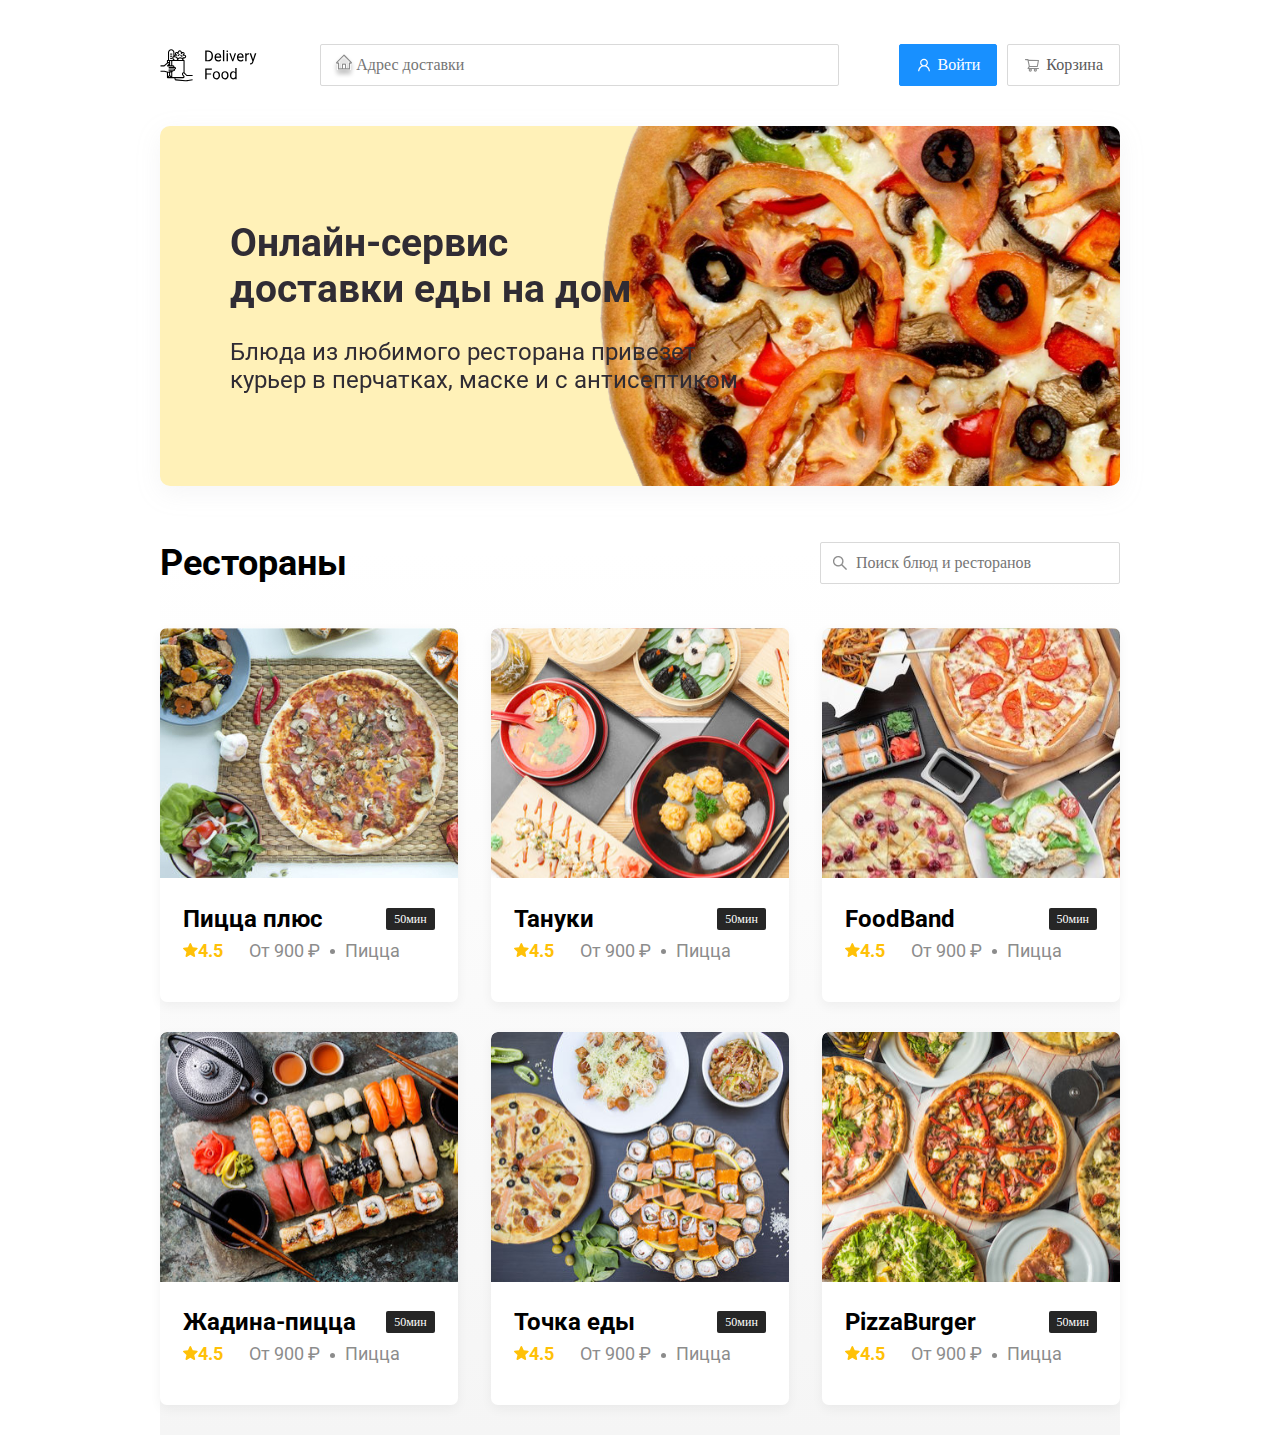
<file: index.html>
<!DOCTYPE html>
<html lang="en">
  <head>
    <link rel="stylesheet" href="style.css" />
    <meta charset="UTF-8" />
    <meta http-equiv="X-UA-Compatible" content="IE=edge" />
    <meta name="viewport" content="width=device-width, initial-scale=1.0" />
    <title>Delivery Food</title>
<link href="https://fonts.googleapis.com/css2?family=Roboto:wght@400;700&display=swap" rel="stylesheet">
<link href="normalize.css" rel="stylesheet">
  </head>
  <body>
    <div class="container">
      <header class="header">
        <img src="images/logo.svg" alt="Logo" class="Logo" />
        <input
          type="text"
          class="input adress-input"
          placeholder="Адрес доставки"
        />
        <div class="buttons">
          <button class="button button-primary">
            <img src="images/user.svg" alt="user" class="button-icon" />
             <span class="button-text">Войти</span>
          </button>
          <button class="button">
           
         <img src="images/shopping-cart.svg"alt="Корзина" class="button-icon"/> 
        <span class="button-text">Корзина
        <span>
          </button>
        </div>
      </header>

      <section class="promo">
        <h1 class="promo-title">Онлайн-сервис <br />доставки еды на дом</h1>
        <p class="promo-text">Блюда из любимого ресторана привезет<br /> курьер в перчатках, маске и с антисептиком</p>
      </section>

      <section class="restaurants">
        <div class="section-heading">
          <h2 class="section-title">Рестораны</h2>
          <input type="text" class="input input-search" placeholder="Поиск блюд и ресторанов">
        </div>
        <div class="cards">
          <!---1--->
          <div class="card">
            <img src="images/image.jpg" alt="image" class="card-image">
            <div class="card-text">
              <div class="card-heading">
                <h3 class="card-title">Пицца плюс</h3>
                <span class="card-tag tag">50мин</span>
              </div>
                  <div class="card-info">
                  <div class="rating"> <img src="images/rating.svg" alt="rating" class="rating-star">4.5</div>
                  <div class="price">От 900 ₽</div>
                  <div class="category">Пицца</div>

                  </div>


            </div>

          </div>
          <!---2--->
          <div class="card">
            <img src="images/image (1).svg" alt="image" class="card-image">
            <div class="card-text">
              <div class="card-heading">
                <h3 class="card-title">Тануки</h3>
                <span class="card-tag tag">50мин</span>
              </div>
              <div class="card-info">
                <div class="rating"> <img src="images/rating.svg" alt="rating" class="rating-star">4.5</div>
                <div class="price">От 900 ₽</div>
                <div class="category">Пицца</div>
          
              </div>
          
          
            </div>
          
          </div>
          <!---3--->
          <div class="card">
            <img src="images/image (2).svg" alt="image" class="card-image">
            <div class="card-text">
              <div class="card-heading">
                <h3 class="card-title">FoodBand</h3>
                <span class="card-tag tag">50мин</span>
              </div>
              <div class="card-info">
                <div class="rating"> <img src="images/rating.svg" alt="rating" class="rating-star">4.5</div>
                <div class="price">От 900 ₽</div>
                <div class="category">Пицца</div>
          
              </div>
          
          
            </div>
          
          </div>
          <!---4--->
          <div class="card">
            <img src="images/image (3).svg" alt="image" class="card-image">
            <div class="card-text">
              <div class="card-heading">
                <h3 class="card-title">Жадина-пицца</h3>
                <span class="card-tag tag">50мин</span>
              </div>
              <div class="card-info">
                <div class="rating"> <img src="images/rating.svg" alt="rating" class="rating-star">4.5</div>
                <div class="price">От 900 ₽</div>
                <div class="category">Пицца</div>
          
              </div>
          
          
            </div>
          
          </div>
          <!---5--->
            <div class="card">
            <img src="images/image (4).svg" alt="image" class="card-image">
            <div class="card-text">
              <div class="card-heading">
                <h3 class="card-title">Точка еды</h3>
                <span class="card-tag tag">50мин</span>
              </div>
                  <div class="card-info">
                  <div class="rating"> <img src="images/rating.svg" alt="rating" class="rating-star">4.5</div>
                  <div class="price">От 900 ₽</div>
                  <div class="category">Пицца</div>

                  </div>


            </div>

          </div>
          <!---6--->
          <div class="card">
            <img src="images/image (5).svg" alt="image" class="card-image">
            <div class="card-text">
              <div class="card-heading">
                <h3 class="card-title">PizzaBurger</h3>
                <span class="card-tag tag">50мин</span>
              </div>
              <div class="card-info">
                <div class="rating"> <img src="images/rating.svg" alt="rating" class="rating-star">4.5</div>
                <div class="price">От 900 ₽</div>
                <div class="category">Пицца</div>
          
              </div>
          
          
            </div>
          
          </div>
          <!---2--->


        </div>
      </section>
    </div>
  </body>
</html>
</file>
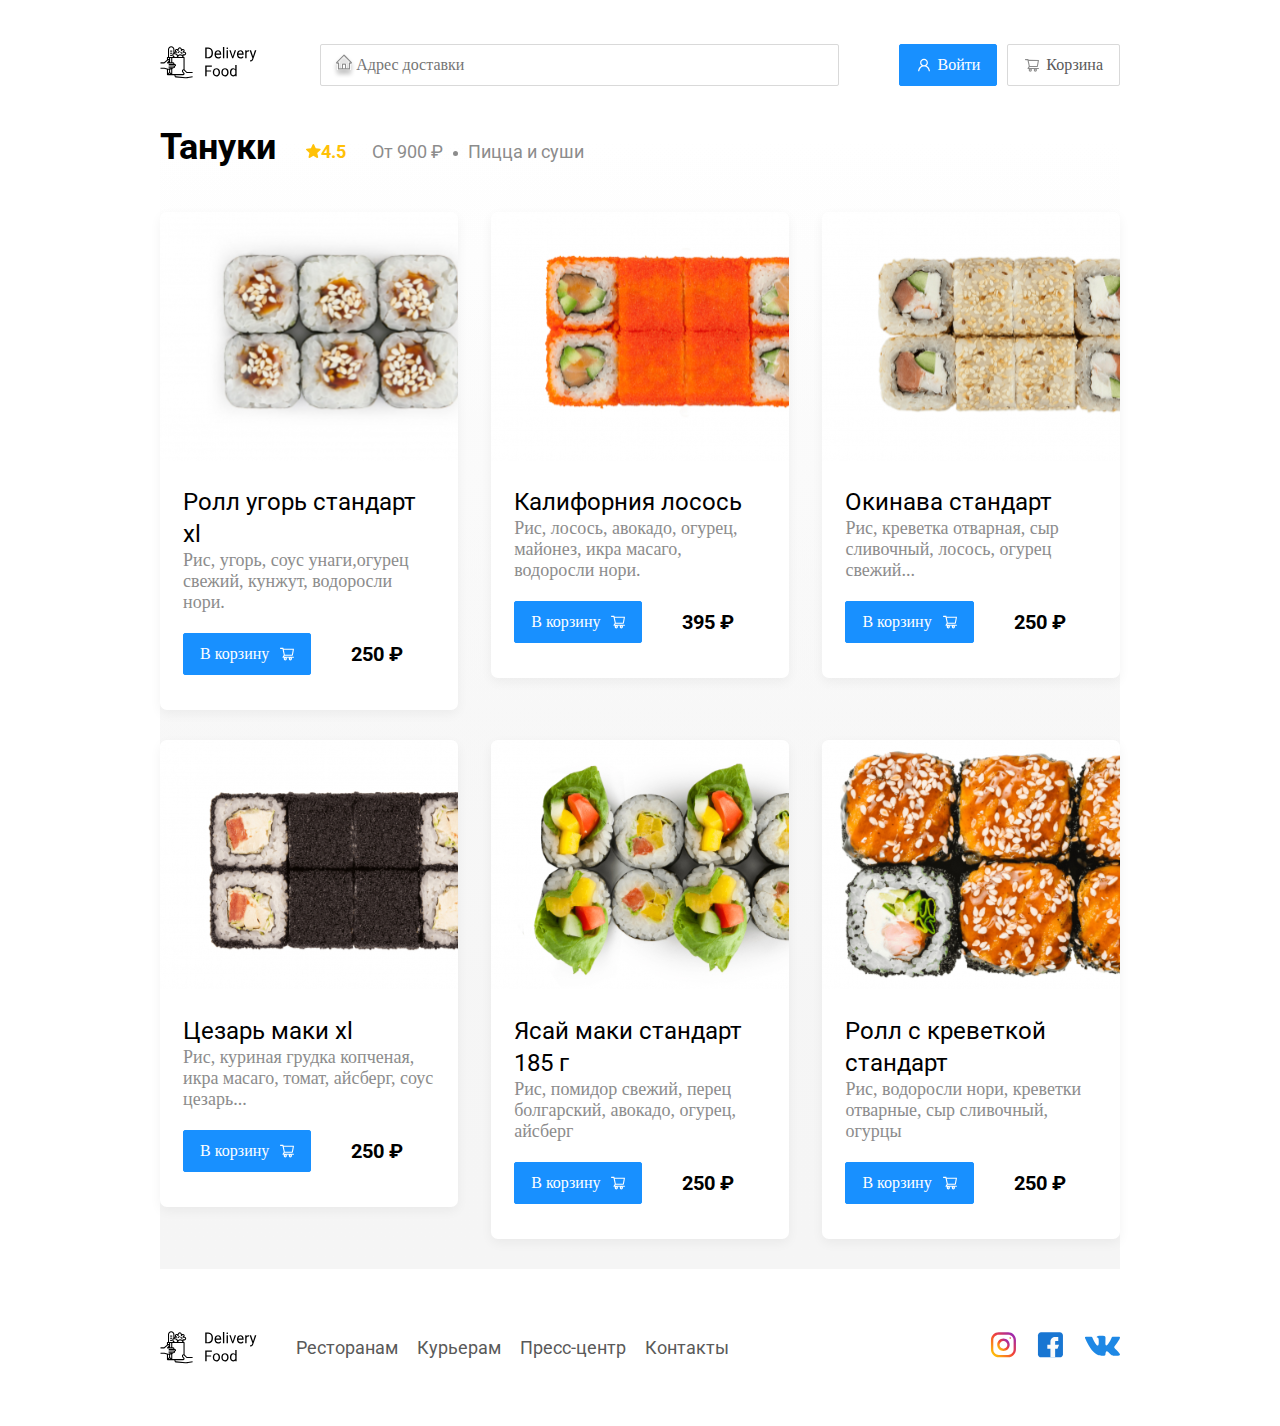
<file: restaurant.html>
<!DOCTYPE html>
<html lang="en">

<head>
  <link rel="stylesheet" href="style.css" />
  <meta charset="UTF-8" />
  <meta http-equiv="X-UA-Compatible" content="IE=edge" />
  <meta name="viewport" content="width=device-width, initial-scale=1.0" />
  <title>Delivery Food</title>
  <link href="https://fonts.googleapis.com/css2?family=Roboto:wght@400;700&display=swap" rel="stylesheet">
  <link href="normalize.css" rel="stylesheet">
</head>

<body>
  <div class="container">
    <header class="header">
  <a href="index.html" class="logo">
    <img src="images/logo.svg" alt="Logo" class="Logo" />
  </a>
      <input type="text" class="input adress-input" placeholder="Адрес доставки" />
      <div class="buttons">
        <button class="button button-primary">
          <img src="images/user.svg" alt="user" class="button-icon" />
          <span class="button-text">Войти</span>
        </button>
        <button class="button">

          <img src="images/shopping-cart.svg" alt="Корзина" class="button-icon" />
          <span class="button-text">Корзина
            <span>
        </button>
      </div>
    </header>
    <main class="main">
      <div class="containner">
        <section class="restaurants">
          <div class="section-heading">
            <h2 class="section-title">Тануки</h2>
            <div class="card-info-p">
              <div class="rating"> <img src="images/rating.svg" alt="rating" class="rating-star">4.5</div>
              <div class="price">От 900 ₽</div>
              <div class="category">Пицца и суши</div>
            
            </div>
          </div>
          <div class="cards">
            <!---1--->
            <div class="card">
              <img src="images/21.svg" alt="image" class="card-image">
              <div class="card-text">
                <div class="card-heading">
                  <h3 class="card-title card-title-reg">Ролл угорь стандарт хl</h3>
                </div>
                <div class="card-info">
                  <div class="ingredients">Рис, угорь, соус унаги,огурец свежий, кунжут, водоросли нори.</div>
            
                </div>
                <div class="card-buttons">
                  <button class="button button-primary">
                    <span class="button-card-text">В корзину</span>
                    <img src="images/shopc.svg" alt="shopping-cart" class="button-card-img">
                  </button>
                  <strong class="card-price-bold">250 ₽</strong>
                </div>
            
              </div>
            
            </div>
            <!---2--->
            <div class="card">
              <img src="images/22.svg" alt="image" class="card-image">
              <div class="card-text">
                <div class="card-heading">
                  <h3 class="card-title card-title-reg">Калифорния лосось</h3>
                </div>
                <div class="card-info">
                  <div class="ingredients">Рис, лосось, авокадо, огурец, майонез, икра масаго, водоросли нори.</div>
              
                </div>
                <div class="card-buttons">
                  <button class="button button-primary">
                    <span class="button-card-text">В корзину</span>
                    <img src="images/shopc.svg" alt="shopping-cart" class="button-card-img">
                  </button>
                  <strong class="card-price-bold">395 ₽</strong>
                </div>
              
              </div>

            </div>
            <!---3--->
            <div class="card">
              <img src="images/23.svg" alt="image" class="card-image">
              <div class="card-text">
                <div class="card-heading">
                  <h3 class="card-title card-title-reg">Окинава стандарт</h3>
                </div>
                <div class="card-info">
                  <div class="ingredients">Рис, креветка отварная, сыр сливочный, лосось, огурец свежий...</div>
              
                </div>
                <div class="card-buttons">
                  <button class="button button-primary">
                    <span class="button-card-text">В корзину</span>
                    <img src="images/shopc.svg" alt="shopping-cart" class="button-card-img">
                  </button>
                  <strong class="card-price-bold">250 ₽</strong>
                </div>
              
              </div>
            </div>
            <!---4--->
            <div class="card">
              <img src="images/24.svg" alt="image" class="card-image">
              <div class="card-text">
                <div class="card-heading">
                  <h3 class="card-title card-title-reg">Цезарь маки хl</h3>
                </div>
                <div class="card-info">
                  <div class="ingredients">Рис, куриная грудка копченая, икра масаго, томат, айсберг, соус цезарь...</div>
              
                </div>
                <div class="card-buttons">
                  <button class="button button-primary">
                    <span class="button-card-text">В корзину</span>
                    <img src="images/shopc.svg" alt="shopping-cart" class="button-card-img">
                  </button>
                  <strong class="card-price-bold">250 ₽</strong>
                </div>
              
              </div>

            </div>
            <!---5--->
            <div class="card">
              <img src="images/25.svg" alt="image" class="card-image">
              <div class="card-text">
                <div class="card-heading">
                  <h3 class="card-title card-title-reg">Ясай маки стандарт 185 г</h3>
                </div>
                <div class="card-info">
                  <div class="ingredients">Рис, помидор свежий, перец болгарский, авокадо, огурец, айсберг</div>
              
                </div>
                <div class="card-buttons">
                  <button class="button button-primary">
                    <span class="button-card-text">В корзину</span>
                    <img src="images/shopc.svg" alt="shopping-cart" class="button-card-img">
                  </button>
                  <strong class="card-price-bold">250 ₽</strong>
                </div>
              
              </div>

            </div>
            <!---6--->
            <div class="card">
              <img src="images/26.svg" alt="image" class="card-image">
              <div class="card-text">
                <div class="card-heading">
                  <h3 class="card-title card-title-reg">Ролл с креветкой стандарт</h3>
                </div>
                <div class="card-info">
                  <div class="ingredients">Рис, водоросли нори, креветки отварные, сыр сливочный, огурцы</div>
              
                </div>
                <div class="card-buttons">
                  <button class="button button-primary">
                    <span class="button-card-text">В корзину</span>
                    <img src="images/shopc.svg" alt="shopping-cart" class="button-card-img">
                  </button>
                  <strong class="card-price-bold">250 ₽</strong>
                </div>
              
              </div>

            </div>

          </div>
        </section>
      </div>
  </div>
  </main>
  <footer class="footer">
    <div class="container">
      <div class="footer-block">
        <img src="images/logo.svg" alt="logo" class="logo foteer-logo">
        <nav class="footer-nav">
          <a href="#" class="footer-link">Ресторанам</a>
          <a href="#" class="footer-link">Курьерам</a>
          <a href="#" class="footer-link">Пресс-центр</a>
          <a href="#" class="footer-link">Контакты</a>
        </nav>
        <div class="social-links">
          <a href="#" class="social-link"><img src="images/inst.svg" alt=""></a>
          <a href="#" class="social-link"><img src="images/fes.svg" alt=""></a>
          <a href="#" class="social-link"><img src="images/vk.svg" alt=""></a>
        </div>
      </div>

    </div>
  </footer>


</body>

</html>
</file>
<file: style.css>
* {
  box-sizing: border-box;
}
.body {
  font-family: "Roboto", sans-serif;
}
.container {
  max-width: 1200px;
  margin: auto;
}
.header {
  display: flex;
  align-items: center;
  justify-content: space-between;
  margin-top: 44px;
  margin-bottom: 40px;
}
.input {
  background: #ffffff;
  border: 1px solid #d9d9d9;
  border-radius: 2px;
  font-size: 16px;
  line-height: 24px;
  padding: 8px;
  padding-left: 35px;
  background-repeat: no-repeat;
  background-position: left 11px center;
}
.adress-input {
  flex: 0.8;
  background-image: url(images/home.svg);
}
.input-search {
  background-image: url(images/search.jpg);
  margin-left: auto;
  width: 300px;
}
.buttons {
  display: flex;
  align-items: center;
}
.button {
  display: flex;
  align-items: center;
  padding: 8px 16px;
  background: #ffffff;
  border: 1px solid #d9d9d9;
  box-sizing: border-box;
  box-shadow: 0px 0px 2px rgba(0, 0, 0, 0.0015);
  border-radius: 2px;
  color: #595959;
  font-size: 16px;
  line-height: 24px;
}
.button-primary {
  background: #1890ff;
  border: 1px solid #1890ff;
  color: #ffffff;
  margin-right: 10px;
}
.button-card-text {
  margin-right: 10px;
}
.button-icon {
  margin-right: 6px;
  vertical-align: middle;
}
.promo-title {
  font-family: Roboto;
  font-style: normal;
  font-weight: bold;
  font-size: 39px;
  line-height: 46px;
  color: #302c34;
}
.promo {
  filter: drop-shadow(0px 7px 12px rgba(158, 158, 163, 0.1));
  background: #fff1b8 url(images/pizza.png) no-repeat top right -450px;
  border-radius: 10px;
  padding: 68px 70px;
  margin-bottom: 56px;
}
.promo-text {
  max-width: 540px;
  font-family: Roboto;
  font-style: normal;
  font-weight: normal;
  font-size: 24px;
  line-height: 28px;
  color: #302c34;
}
.section-heading {
  display: flex;
  align-items: center;
  margin-bottom: 44px;
}
.section-title {
  font-family: Roboto;
  font-style: normal;
  font-weight: bold;
  font-size: 36px;
  line-height: 42px;
  margin: 0;
  color: #000000;
  margin-right: 30px;
}
.card {
  background: #ffffff;
  box-shadow: 0px 4px 12px rgba(0, 0, 0, 0.05);
  border-radius: 7px;
  overflow: hidden;
  margin-bottom: 30px;
  flex-basis: 31%;
  text-decoration: none;
}
.cards {
  display: flex;
  flex-wrap: wrap;
  align-items: flex-start;
  justify-content: space-between;
}
.card-image {
  width: 384px;
  height: 250px;
  object-fit: cover;
}
.card-text {
  padding-top: 20px;
  padding-bottom: 35px;
  padding-left: 23px;
  padding-right: 23px;
}
.card-heading {
  display: flex;
  align-items: center;
  justify-content: space-between;
}
.card-title {
  margin: 0;
  font-family: Roboto;
  font-style: normal;
  font-weight: bold;
  font-size: 24px;
  line-height: 32px;
  color: #000000;
}
.card-title-reg {
  font-weight: 400;
  font-family: Roboto;
}
.ingredients {
  font-size: 18px;
  line-height: 21px;
  color: #8c8c8c;
}
.card-tag {
  font-family: SF Pro Display;
  font-style: normal;
  font-weight: normal;
  font-size: 12px;
  line-height: 20px;
  display: flex;
  align-items: center;
  color: #ffffff;
  background: #262626;
  border-radius: 2px;
  padding: 1px 8px;
}
.card-info {
  display: flex;
  align-items: center;
  flex-wrap: wrap;
}
.card-info-p {
  display: flex;
  align-items: center;
  flex-wrap: wrap;
  margin-bottom: -10px;
}
.card-buttons {
  display: flex;
  align-items: center;
  margin-top: 20px;
}
.card-price-bold {
  font-weight: bold;
  font-size: 20px;
  line-height: 32px;
  margin-left: 30px;
  font-family: Roboto;
}
.rating {
  margin-right: 26px;
  color: #ffc107;
  font-family: Roboto;
  font-style: normal;
  font-weight: bold;
  font-size: 18px;
  line-height: 32px;
}
.price,
.category {
  font-family: Roboto;
  font-style: normal;
  font-weight: normal;
  font-size: 18px;
  line-height: 32px;
  color: #8c8c8c;
}
.price {
  margin-right: 10px;
}
.category {
  text-overflow: ellipsis;
  overflow: hidden;
  white-space: nowrap;
  max-width: 150px;
}
.price::after {
  content: "";
  width: 5px;
  height: 5px;
  background-color: #8c8c8c;
  display: inline-block;
  vertical-align: middle;
  border-radius: 50%;
  margin-left: 10px;
}
.restaurants {
  background: linear-gradient(
    180deg,
    rgba(245, 245, 245, 0) 1.04%,
    #f5f5f5 100%
  );
}
.main {
  background: linear-gradient(
    180deg,
    rgba(245, 245, 245, 0) 1.04%,
    #f5f5f5 100%
  );
}
.footer {
  padding: 60px 0;
}
.footer-block {
  display: flex;
  align-items: center;
  justify-content: space-between;
}
.footer-nav {
  margin-left: 35px;
  margin-right: auto;
}
.footer-link {
  display: inline-block;
  color: #595959;
  text-decoration: none;
  font-family: Roboto;
  font-style: normal;
  font-weight: normal;
  font-size: 18px;
  line-height: 21px;
}
.footer-link:not(:last-child) {
  margin-right: 15px;
}
.social-links {
  display: flex;
  align-items: center;
}
.social-link:not(:last-child) {
  margin-right: 21px;
}
@media (max-width: 1366px) {
  .container {
    max-width: 960px;
  }
  .promo {
    background-position: center right -280px;
    background-size: 800px;
  }
  .ingredients {
    text-overflow: ellipsis;
  }
}
@media (max-width: 992px) {
  .container {
    max-width: 750px;
  }
  .promo {
    padding: 50px;
    background-size: 500px;
    background-position: center right -200px;
  }
  .promo-text {
    font-size: 18px;
    max-width: 400px;
  }
  .card {
    flex-basis: 49%;
  }
  .footer-link {
    font-size: 16px;
  }
  .ingredients {
    text-overflow: ellipsis;
  }
  .card-title-reg {
    font-size: 24px;
  }
}
@media (max-width: 768px) {
  .container {
    max-width: 560px;
  }
  .card-info {
    flex-wrap: wrap;
  }
  .card.rating {
    flex-basis: 100%;
  }
  .card-title {
    font-size: 18px;
  }
  .promo-title {
    font-size: 24px;
    line-height: 1.4;
  }
  .promo-text {
    margin-top: 0;
  }
  .promo {
    background-size: 400px;
    background-position: bottom 50px right -200px;
  }
  .ingredients {
    text-overflow: ellipsis;
  }
}
@media (max-width: 578px) {
  .container {
    width: 90%;
  }
  .header {
    flex-wrap: wrap;
  }
  .adress-input {
    order: 5;
    margin-top: 15px;
    flex: 1;
  }
  .promo {
    background-image: none;
  }
  .promo-title {
    margin-bottom: 10px;
  }
  .section-title {
    font-size: 20px;
  }
  .card {
    flex-basis: 100%;
  }
  .card-image {
    width: 100%;
  }
  .footer-nav {
    order: 0;
  }
  .footer-logo {
    order: 1;
  }
  .social-links {
    order: 2;
  }
  .footer {
    padding: 30px 0;
  }
  .footer-block {
    align-items: flex-start;
  }
  .ingredients {
    text-overflow: ellipsis;
  }
}
@media (max-width: 488px) {
  .button-text {
    display: none;
  }
  .button {
    min-height: 40px;
  }
  .button-icon {
    margin: 0;
  }
  .promo {
    padding: 20px;
  }
  .section-heading {
    flex-wrap: wrap;
  }
  .footer-block {
    flex-wrap: wrap;
    flex-direction: column;
    align-items: center;
  }
  .footer-logo {
    order: 0;
    margin-bottom: 20px;
  }
  .footer-nav {
    padding-bottom: 20px;
    text-align: center;
  }
  .footer-link {
    margin-left: 0;
  }
}
</file>
